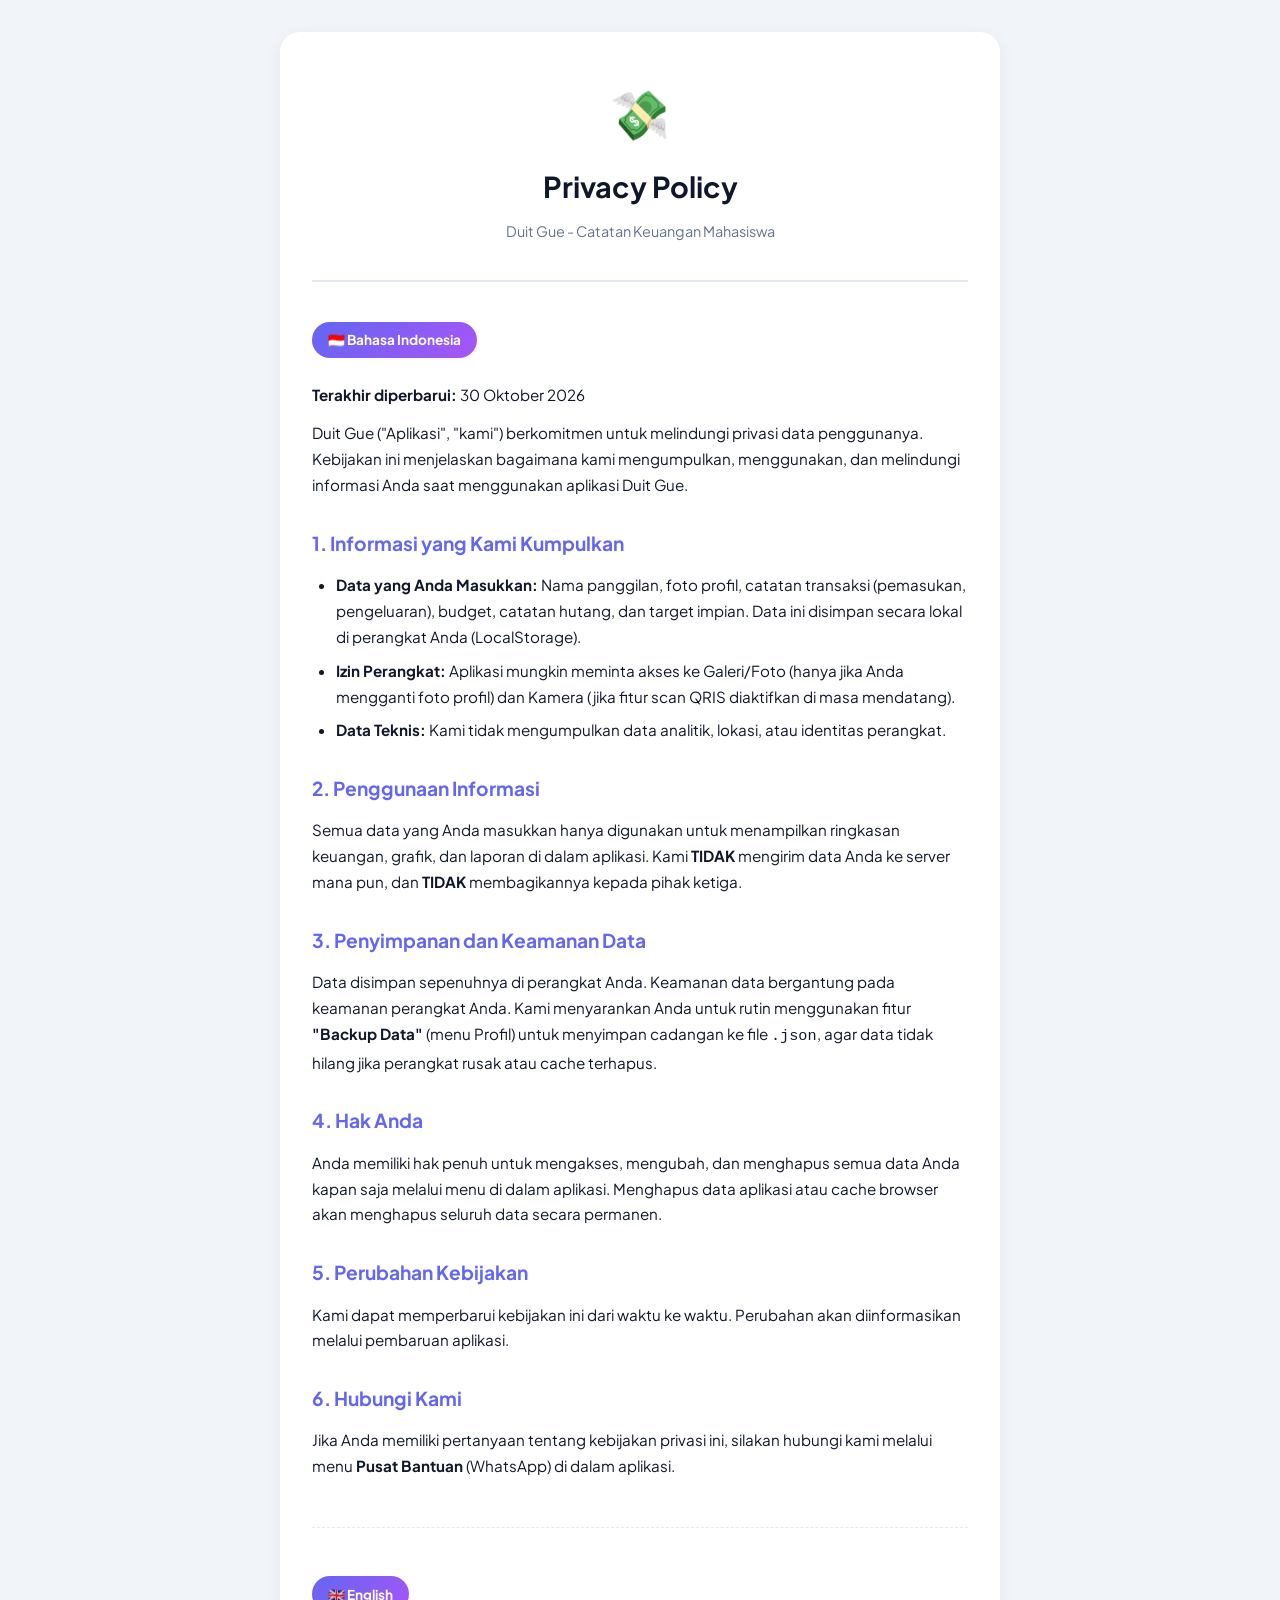
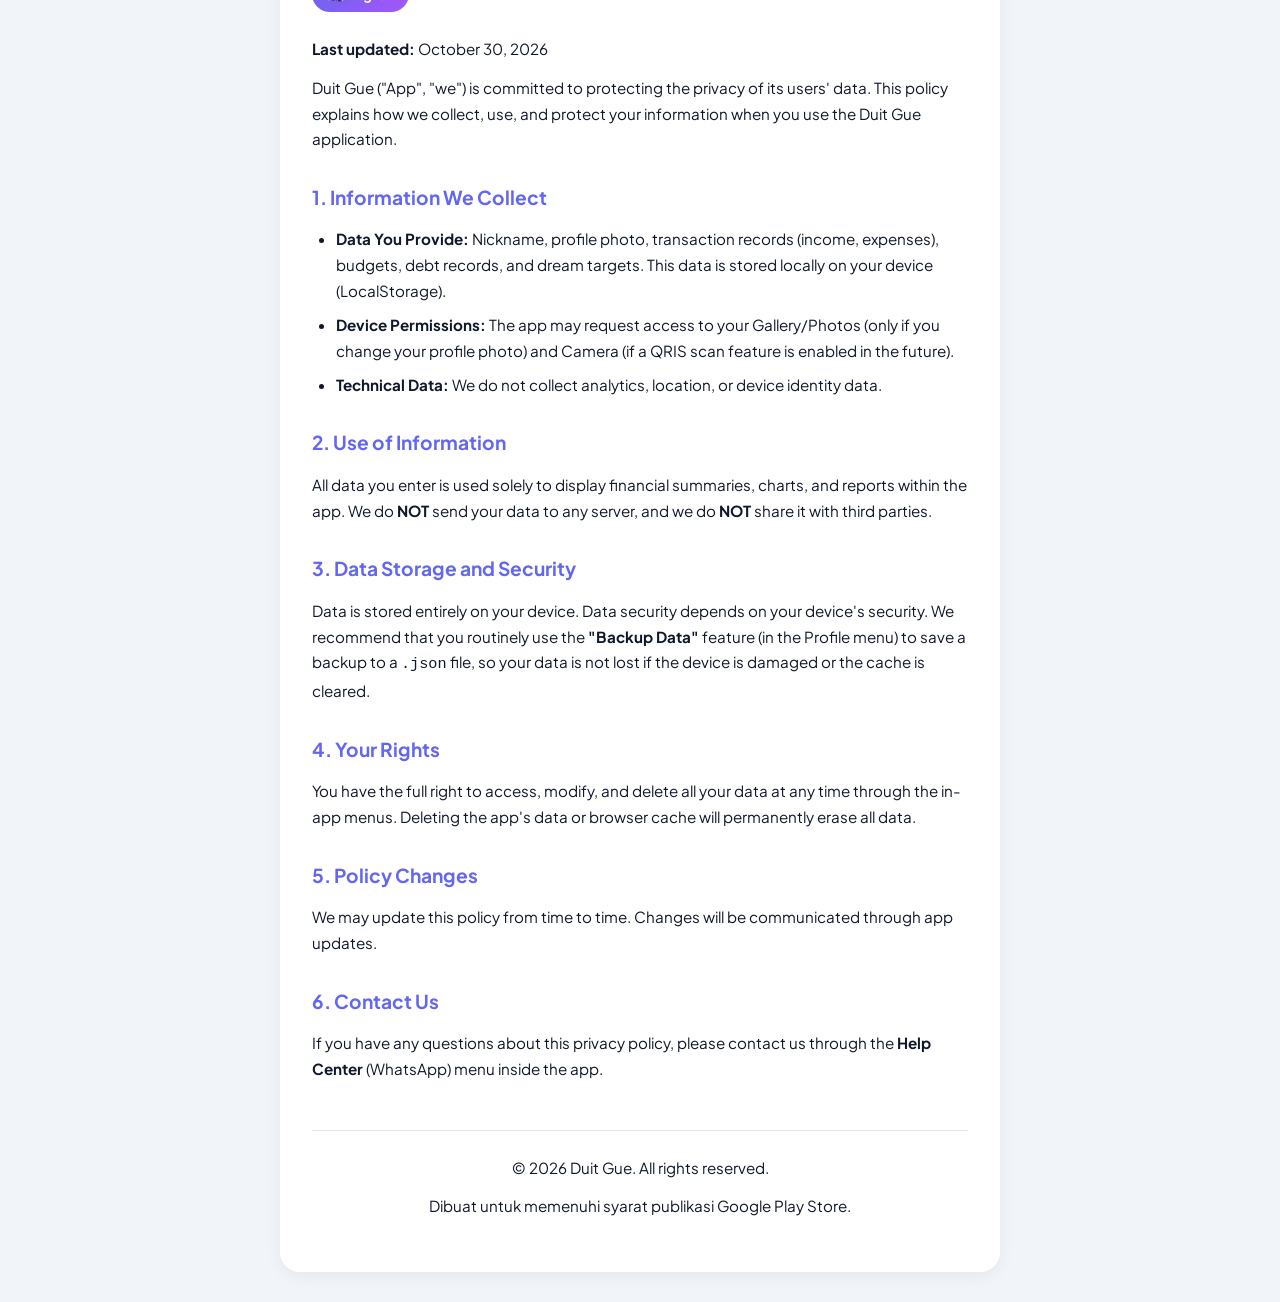
<file: privacy.html>
<!DOCTYPE html>
<html lang="id">
<head>
  <meta charset="UTF-8">
  <meta name="viewport" content="width=device-width, initial-scale=1.0">
  <title>Privacy Policy - Duit Gue</title>
  <link rel="preconnect" href="https://fonts.googleapis.com">
  <link rel="preconnect" href="https://fonts.gstatic.com" crossorigin>
  <link href="https://fonts.googleapis.com/css2?family=Plus+Jakarta+Sans:wght@400;600;700;800&display=swap" rel="stylesheet">
  <style>
    :root {
      --bg: #f1f5f9;
      --card: #ffffff;
      --text: #0f172a;
      --muted: #64748b;
      --primary: #6366f1;
      --border: #e2e8f0;
      --shadow: 0 4px 16px rgba(15, 23, 42, .06);
    }
    * { box-sizing: border-box; margin: 0; padding: 0; }
    body {
      font-family: 'Plus Jakarta Sans', system-ui, -apple-system, sans-serif;
      background: var(--bg);
      color: var(--text);
      line-height: 1.7;
      padding: 2rem 1rem;
    }
    .container {
      max-width: 720px;
      margin: 0 auto;
      background: var(--card);
      padding: 2.5rem 2rem;
      border-radius: 20px;
      box-shadow: var(--shadow);
    }
    .header {
      text-align: center;
      margin-bottom: 2.5rem;
      padding-bottom: 1.5rem;
      border-bottom: 2px solid var(--border);
    }
    .header .logo { font-size: 3rem; display: block; margin-bottom: 0.5rem; }
    .header h1 { font-size: 1.8rem; color: var(--text); margin-bottom: 0.5rem; }
    .header p { color: var(--muted); font-size: 0.9rem; }
    .lang-section { margin-bottom: 3rem; }
    .lang-section:last-child { margin-bottom: 0; }
    .lang-title {
      display: inline-block;
      background: linear-gradient(135deg, var(--primary), #a855f7);
      color: #fff;
      padding: 0.4rem 1rem;
      border-radius: 99px;
      font-size: 0.85rem;
      font-weight: 700;
      margin-bottom: 1.5rem;
    }
    h2 {
      font-size: 1.2rem;
      margin-top: 1.8rem;
      margin-bottom: 0.8rem;
      color: var(--primary);
    }
    h3 {
      font-size: 1rem;
      margin-top: 1.2rem;
      margin-bottom: 0.5rem;
    }
    p { margin-bottom: 0.8rem; color: var(--text); font-size: 0.95rem; }
    ul { margin-left: 1.5rem; margin-bottom: 1rem; }
    li { margin-bottom: 0.5rem; font-size: 0.95rem; }
    strong { color: var(--text); font-weight: 700; }
    .divider {
      border: 0;
      border-top: 1px dashed var(--border);
      margin: 3rem 0;
    }
    .footer {
      text-align: center;
      margin-top: 2rem;
      padding-top: 1.5rem;
      border-top: 1px solid var(--border);
      color: var(--muted);
      font-size: 0.8rem;
    }
    @media (max-width: 520px) {
      .container { padding: 1.5rem 1rem; }
      .header h1 { font-size: 1.4rem; }
    }
  </style>
</head>
<body>
  <div class="container">
    
    <div class="header">
      <span class="logo">💸</span>
      <h1>Privacy Policy</h1>
      <p>Duit Gue - Catatan Keuangan Mahasiswa</p>
    </div>

    <!-- ================= VERSI INDONESIA ================= -->
    <div class="lang-section">
      <span class="lang-title">🇮🇩 Bahasa Indonesia</span>
      
      <p><strong>Terakhir diperbarui:</strong> 30 Oktober 2026</p>
      
      <p>Duit Gue ("Aplikasi", "kami") berkomitmen untuk melindungi privasi data penggunanya. Kebijakan ini menjelaskan bagaimana kami mengumpulkan, menggunakan, dan melindungi informasi Anda saat menggunakan aplikasi Duit Gue.</p>

      <h2>1. Informasi yang Kami Kumpulkan</h2>
      <ul>
        <li><strong>Data yang Anda Masukkan:</strong> Nama panggilan, foto profil, catatan transaksi (pemasukan, pengeluaran), budget, catatan hutang, dan target impian. Data ini disimpan secara lokal di perangkat Anda (LocalStorage).</li>
        <li><strong>Izin Perangkat:</strong> Aplikasi mungkin meminta akses ke Galeri/Foto (hanya jika Anda mengganti foto profil) dan Kamera (jika fitur scan QRIS diaktifkan di masa mendatang).</li>
        <li><strong>Data Teknis:</strong> Kami tidak mengumpulkan data analitik, lokasi, atau identitas perangkat.</li>
      </ul>

      <h2>2. Penggunaan Informasi</h2>
      <p>Semua data yang Anda masukkan hanya digunakan untuk menampilkan ringkasan keuangan, grafik, dan laporan di dalam aplikasi. Kami <strong>TIDAK</strong> mengirim data Anda ke server mana pun, dan <strong>TIDAK</strong> membagikannya kepada pihak ketiga.</p>

      <h2>3. Penyimpanan dan Keamanan Data</h2>
      <p>Data disimpan sepenuhnya di perangkat Anda. Keamanan data bergantung pada keamanan perangkat Anda. Kami menyarankan Anda untuk rutin menggunakan fitur <strong>"Backup Data"</strong> (menu Profil) untuk menyimpan cadangan ke file <code>.json</code>, agar data tidak hilang jika perangkat rusak atau cache terhapus.</p>

      <h2>4. Hak Anda</h2>
      <p>Anda memiliki hak penuh untuk mengakses, mengubah, dan menghapus semua data Anda kapan saja melalui menu di dalam aplikasi. Menghapus data aplikasi atau cache browser akan menghapus seluruh data secara permanen.</p>

      <h2>5. Perubahan Kebijakan</h2>
      <p>Kami dapat memperbarui kebijakan ini dari waktu ke waktu. Perubahan akan diinformasikan melalui pembaruan aplikasi.</p>

      <h2>6. Hubungi Kami</h2>
      <p>Jika Anda memiliki pertanyaan tentang kebijakan privasi ini, silakan hubungi kami melalui menu <strong>Pusat Bantuan</strong> (WhatsApp) di dalam aplikasi.</p>
    </div>

    <hr class="divider">

    <!-- ================= VERSI ENGLISH ================= -->
    <div class="lang-section">
      <span class="lang-title">🇬🇧 English</span>
      
      <p><strong>Last updated:</strong> October 30, 2026</p>
      
      <p>Duit Gue ("App", "we") is committed to protecting the privacy of its users' data. This policy explains how we collect, use, and protect your information when you use the Duit Gue application.</p>

      <h2>1. Information We Collect</h2>
      <ul>
        <li><strong>Data You Provide:</strong> Nickname, profile photo, transaction records (income, expenses), budgets, debt records, and dream targets. This data is stored locally on your device (LocalStorage).</li>
        <li><strong>Device Permissions:</strong> The app may request access to your Gallery/Photos (only if you change your profile photo) and Camera (if a QRIS scan feature is enabled in the future).</li>
        <li><strong>Technical Data:</strong> We do not collect analytics, location, or device identity data.</li>
      </ul>

      <h2>2. Use of Information</h2>
      <p>All data you enter is used solely to display financial summaries, charts, and reports within the app. We do <strong>NOT</strong> send your data to any server, and we do <strong>NOT</strong> share it with third parties.</p>

      <h2>3. Data Storage and Security</h2>
      <p>Data is stored entirely on your device. Data security depends on your device's security. We recommend that you routinely use the <strong>"Backup Data"</strong> feature (in the Profile menu) to save a backup to a <code>.json</code> file, so your data is not lost if the device is damaged or the cache is cleared.</p>

      <h2>4. Your Rights</h2>
      <p>You have the full right to access, modify, and delete all your data at any time through the in-app menus. Deleting the app's data or browser cache will permanently erase all data.</p>

      <h2>5. Policy Changes</h2>
      <p>We may update this policy from time to time. Changes will be communicated through app updates.</p>

      <h2>6. Contact Us</h2>
      <p>If you have any questions about this privacy policy, please contact us through the <strong>Help Center</strong> (WhatsApp) menu inside the app.</p>
    </div>

    <div class="footer">
      <p>&copy; 2026 Duit Gue. All rights reserved.</p>
      <p>Dibuat untuk memenuhi syarat publikasi Google Play Store.</p>
    </div>

  </div>
</body>
</html>
</file>
